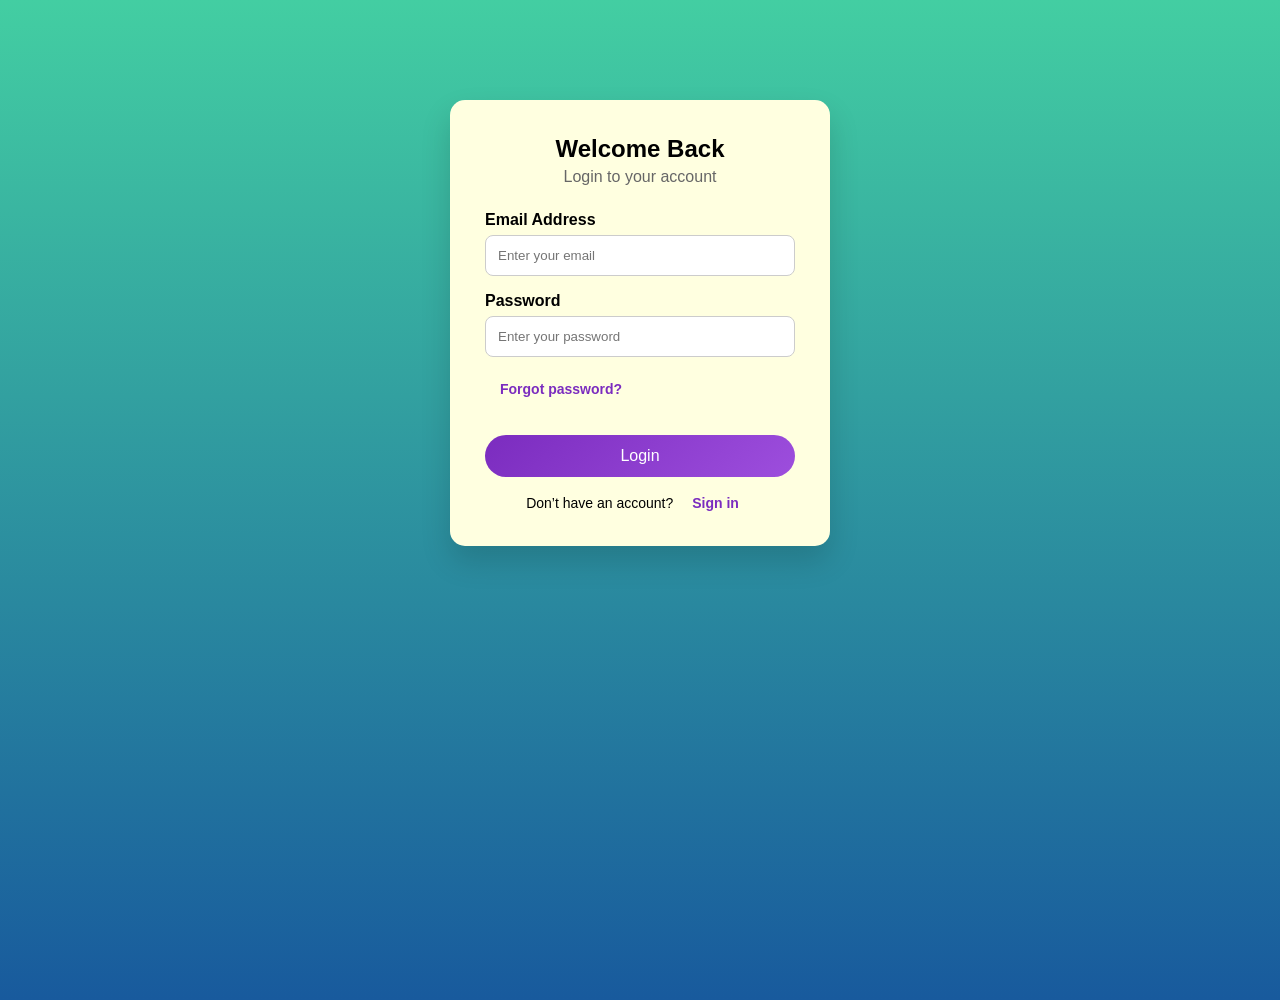
<file: login.html>
<!DOCTYPE html>
<html lang="en">

<head>
    <meta charset="UTF-8">
    <meta name="viewport" content="width=device-width, initial-scale=1.0">
    <title>Login Page</title>
    <link rel="stylesheet" href="style.css">
</head>

<body style="min-height: 100vh; background: linear-gradient(#43cea2, #185a9d);">
    <div class="login-container">
        <h2>Welcome Back</h2>
        <p class="subtitle">Login to your account</p>

        <form onsubmit="return loginUser()">

            <label>Email Address</label>
            <input type="text" id="loginEmail" placeholder="Enter your email">

            <label>Password</label>
            <input type="password" id="loginPassword" placeholder="Enter your password">

            <div class="options">

                <a href="./forgotpassword.html">Forgot password?</a>
            </div>

            <button type="submit">Login</button>

            <p class="register">
                Don’t have an account?
                <a href="./signIn.html">Sign in</a>
            </p>
        </form>
    </div>
    <script src="Login.js">
    </script>
</body>

</html>
</file>
<file: style.css>
* {
    margin: 0;
    padding: 0;
    box-sizing: border-box;
    font-family: Arial, sans-serif;
}

@media (max-width: 768px) {
  .products {
    grid-template-columns: repeat(2, 1fr);
  }
}

@media (max-width: 480px) {
  .products {
    grid-template-columns: 1fr;
  }
}

.navbar {
    background: linear-gradient(135deg, #43bece,#3f403e);
    padding: 10px 30px;
    display: flex;
    align-items: center;
    gap: 10px;
    color: white;
}

.logo {
    font-size: 24px;
    font-weight: bold;
}

.navbar input {
    flex: 1;
    padding: 10px;
    border: none;
    border-radius: 3px;
    margin-left: 80px;
    margin-top: 15px;
}

 a {
    background: white;
    color: #2874f0;
    padding: 8px 15px;
    border: none;
    cursor: pointer;
    font-weight: bold;
    text-decoration: none;
 } 


.cart {
    font-weight: bold;
}

.categories {
    display: flex;
    justify-content: space-around;
    background: #fff;
    padding: 15px;
    box-shadow: 0 2px 5px rgba(0,0,0,0.1);
}

.categories div {
    cursor: pointer;
    font-weight: 600;
}
#mar{
    display: flex;
    flex-direction: row;
}

.banner {
    background: linear-gradient(to right, #f7f75a, #f25a08);
    color: white;
    text-align: center;
    padding: 50px 20px;
   
}

.products {
    display: grid;
    grid-template-columns: repeat(auto-fit, minmax(220px, 1fr));
    gap: 20px;
    padding: 30px;
    background: #f1f3f6;
}

.product-card {
    width: 260px;
    height: 320px;
    border: 1px solid #ddd;
    border-radius: 10px;
    background: white;
    text-align: center;
    padding: 15px;

    display: flex;
    flex-direction: column;
    justify-content: space-between;
    align-items: center;

    transition: transform 0.3s ease, box-shadow 0.3s ease;
}

.product-card:hover{

    transform: translateY(-10px);
    box-shadow: 0 10px 20px rgba(0,0,0,0.2);

}

.product-card img {
    width: 150px;
    height: 150px;
    object-fit: contain;
}

.product-card h3{

    font-size: 16px;
    margin: 5px 0;
}

.product-card p{

    font-weight: bold;
    margin: 5px 0;
}

.product-card button {
    background: #3522e1;
    border: none;
    padding: 10px;
    color: white;
    margin-top: 10px;
    cursor: pointer;
    width: 100%;
    font-weight: bold;
}

footer {
    background: #172337;
    color: white;
    text-align: center;
    padding: 15px;
}

/* Login Page CSS*/

.login-container {
    background:lightyellow ;
    width: 380px;
    padding: 35px;
    border-radius: 15px;
    box-shadow: 0 15px 30px rgba(0,0,0,0.15);
    margin: 100px auto;  

}
@media (max-width: 480px) {
    .login-container {
        width: 95%;
        padding: 22px;
        margin-top: 60px;
        border-radius: 12px;
    }
}

.login-container h2 {
    text-align: center;
    margin-bottom: 5px;
}

.subtitle {
    text-align: center;
    color: #666;
    margin-bottom: 25px;
}

label {
    display: block;
    margin-bottom: 6px;
    font-weight: 600;
}

input {
    width: 100%;
    padding: 12px;
    border-radius: 8px;
    border: 1px solid #ccc;
    margin-bottom: 18px;
    outline: none;
}

input:focus {
    border-color: #7b2cbf;
}

.options {
    display: flex;
    justify-content: space-between;
    align-items: center;
    font-size: 14px;
    margin-bottom: 20px;
}

.options a {
    text-decoration: none;
    color: #7b2cbf;
    background-color: lightyellow;
}

button {
    
    width: 100%;
    padding: 12px;
    color: #fff;
    border: none;
    border-radius: 25px;
    font-size: 16px;
    transition: 0.3s;
    cursor: pointer;
}

button a{
    
    background: linear-gradient(135deg, #7b2cbf, #9d4edd);
    color: white;
    padding: 0;
}

button:hover {
    transform: scale(1.03);
}

.register {
    text-align: center;
    margin-top: 18px;
    font-size: 14px;
}

.register a {
    color: #7b2cbf;
    text-decoration: none;
    font-weight: bold;
    background-color: lightyellow;
}

/* SignIn Page */


.signup-container {
    background: lightyellow;
    width: 400px;
    padding: 40px 50px 60px;
    border-radius: 15px;
    box-shadow: 0 15px 30px rgba(0,0,0,0.15);
    margin: 40px auto;   
}

.signup-container h2 {
    text-align: center;
    margin-bottom: 5px;
}

.subtitle {
    text-align: center;
    color: #666;
    margin-bottom: 25px;
}

label {
    display: block;
    margin-bottom: 6px;
    font-weight: 600;
}

input {
    width: 100%;
    padding: 12px;
    border-radius: 8px;
    border: 1px solid #ccc;
    margin-bottom: 16px;
    outline: none;
}

input:focus {
    border-color: #7b2cbf;
}

button {
    width: 100%;
    padding: 12px;
    background: linear-gradient(135deg, #7b2cbf, #9d4edd);
    color: #fff;
    border: none;
    border-radius: 25px;
    font-size: 16px;
    cursor: pointer;
    transition: 0.3s;
    margin-top: 10px;
    cursor: pointer;
}

button:hover {
    transform: scale(1.03);
}

.login-link {
    text-align: center;
    margin-top: 18px;
    font-size: 14px;
}

.login-link a {
    color: #7b2cbf;
    text-decoration: none;
    font-weight: bold;
}

.main-container {
    display: flex;
    justify-content: center;
    align-items: flex-start;
    gap: 40px;
    padding: 20px;
}

.welcome-section h1 {
    font-size: 52px;
    color: #4a148c;
    margin-top: 130px;
    text-align: center;
}

.welcome-section p {
    font-size: 20px;
    margin-top: 15px;
    color: #333;
}

.social-login {
    display: flex;          
    justify-content: center;
    gap: 20px;              
    margin-top: 15px;
}

.logo {
    width: 20px;
    height: 20px;
    cursor: pointer;
}

.social-login button {
    display: flex;
    align-items: center;
    gap: 8px;
    padding: 10px 15px;
    border: 1px solid gray;
    cursor: pointer;
    border-radius: 5px;
}

.google-btn {
    background-color: white;
    border: 1px solid gray;
}

.github-btn {
    background-color: black;
    color: white;
}


@media (max-width: 768px) {
    .signup-container {
        width: 90%;
        padding: 30px;
        margin-top: 30px;
    }

    .welcome-section h1 {
        font-size: 40px;
        text-align: center;
        margin-top: 40px;
    }

    .welcome-section p {
        text-align: center;
        font-size: 18px;
    }

    .main-container {
        flex-direction: column;
        align-items: center;
    }
}

@media (max-width: 480px) {
    .signup-container {
        width: 95%;
        padding: 22px;
        border-radius: 12px;
    }

    input {
        padding: 10px;
        font-size: 14px;
    }

    button {
        font-size: 15px;
        padding: 10px;
    }

    .welcome-section h1 {
        font-size: 32px;
    }

    .welcome-section p {
        font-size: 16px;
    }
}
</file>
